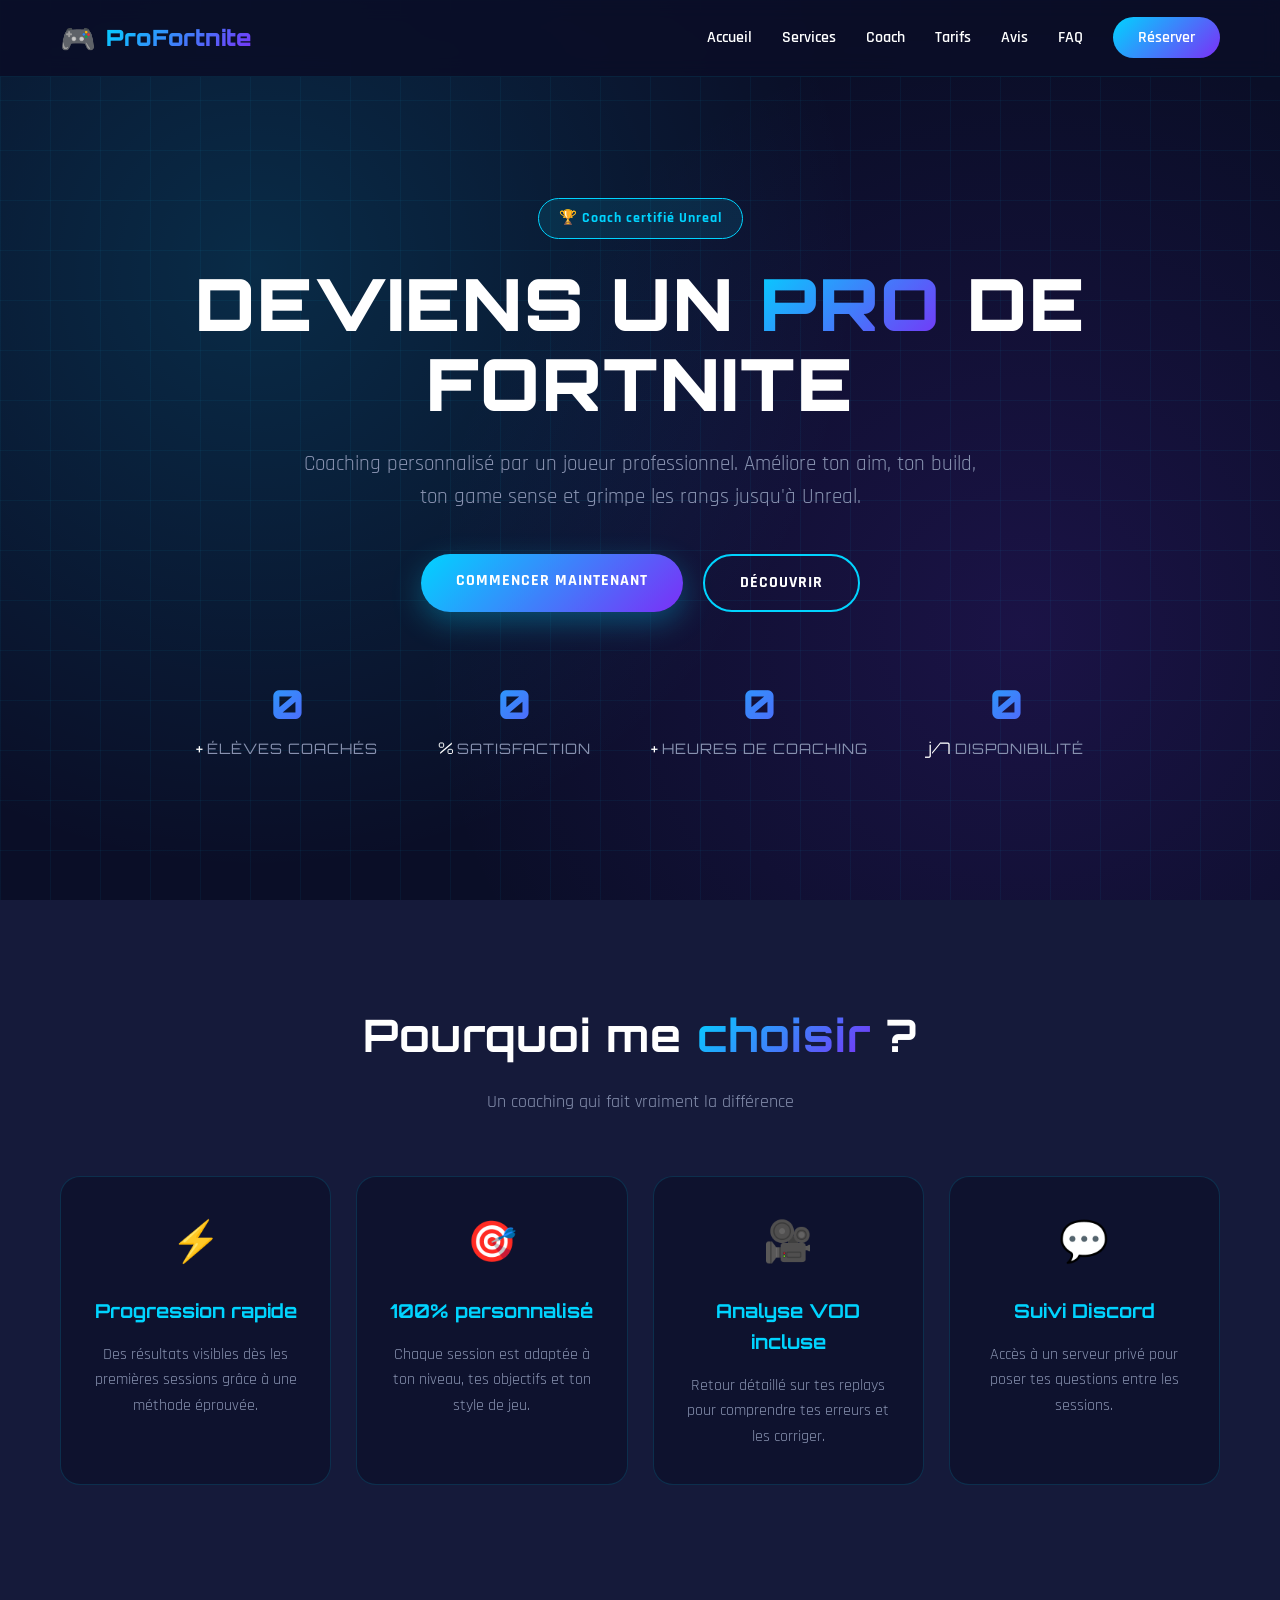
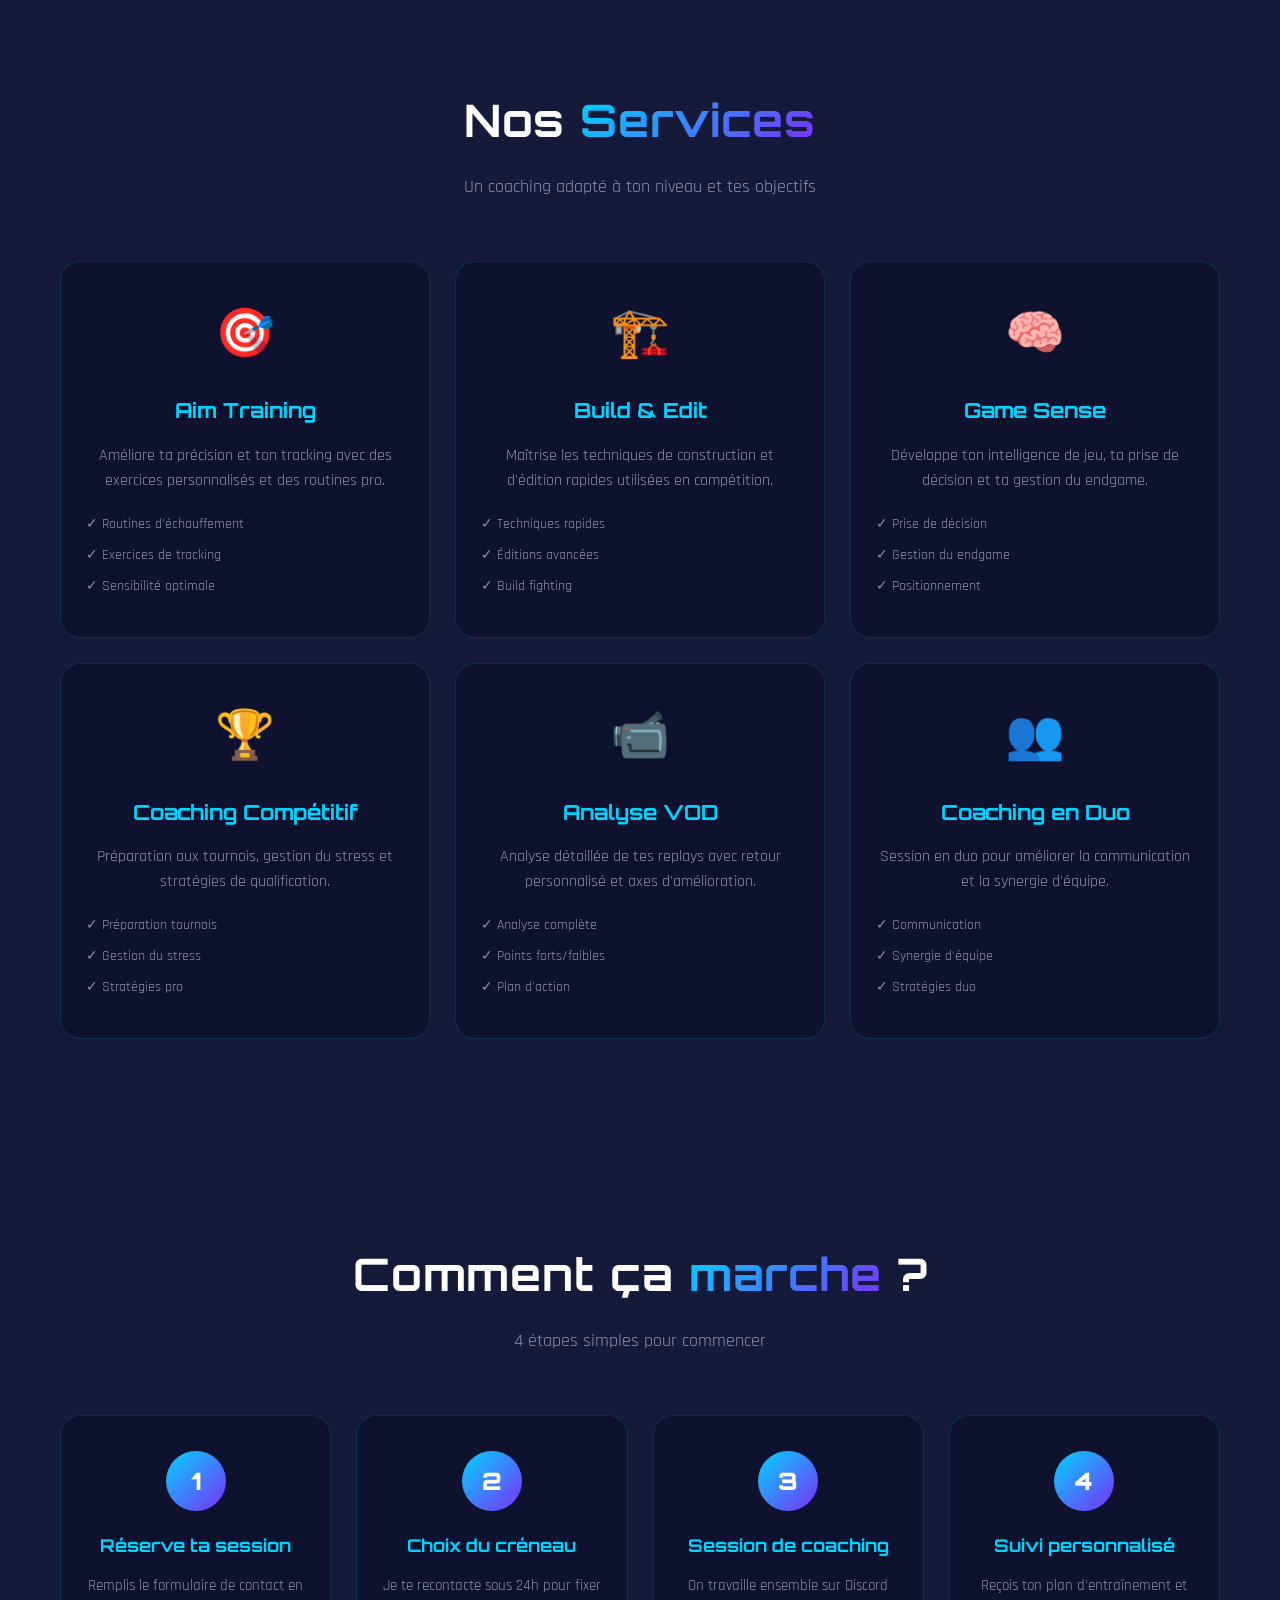
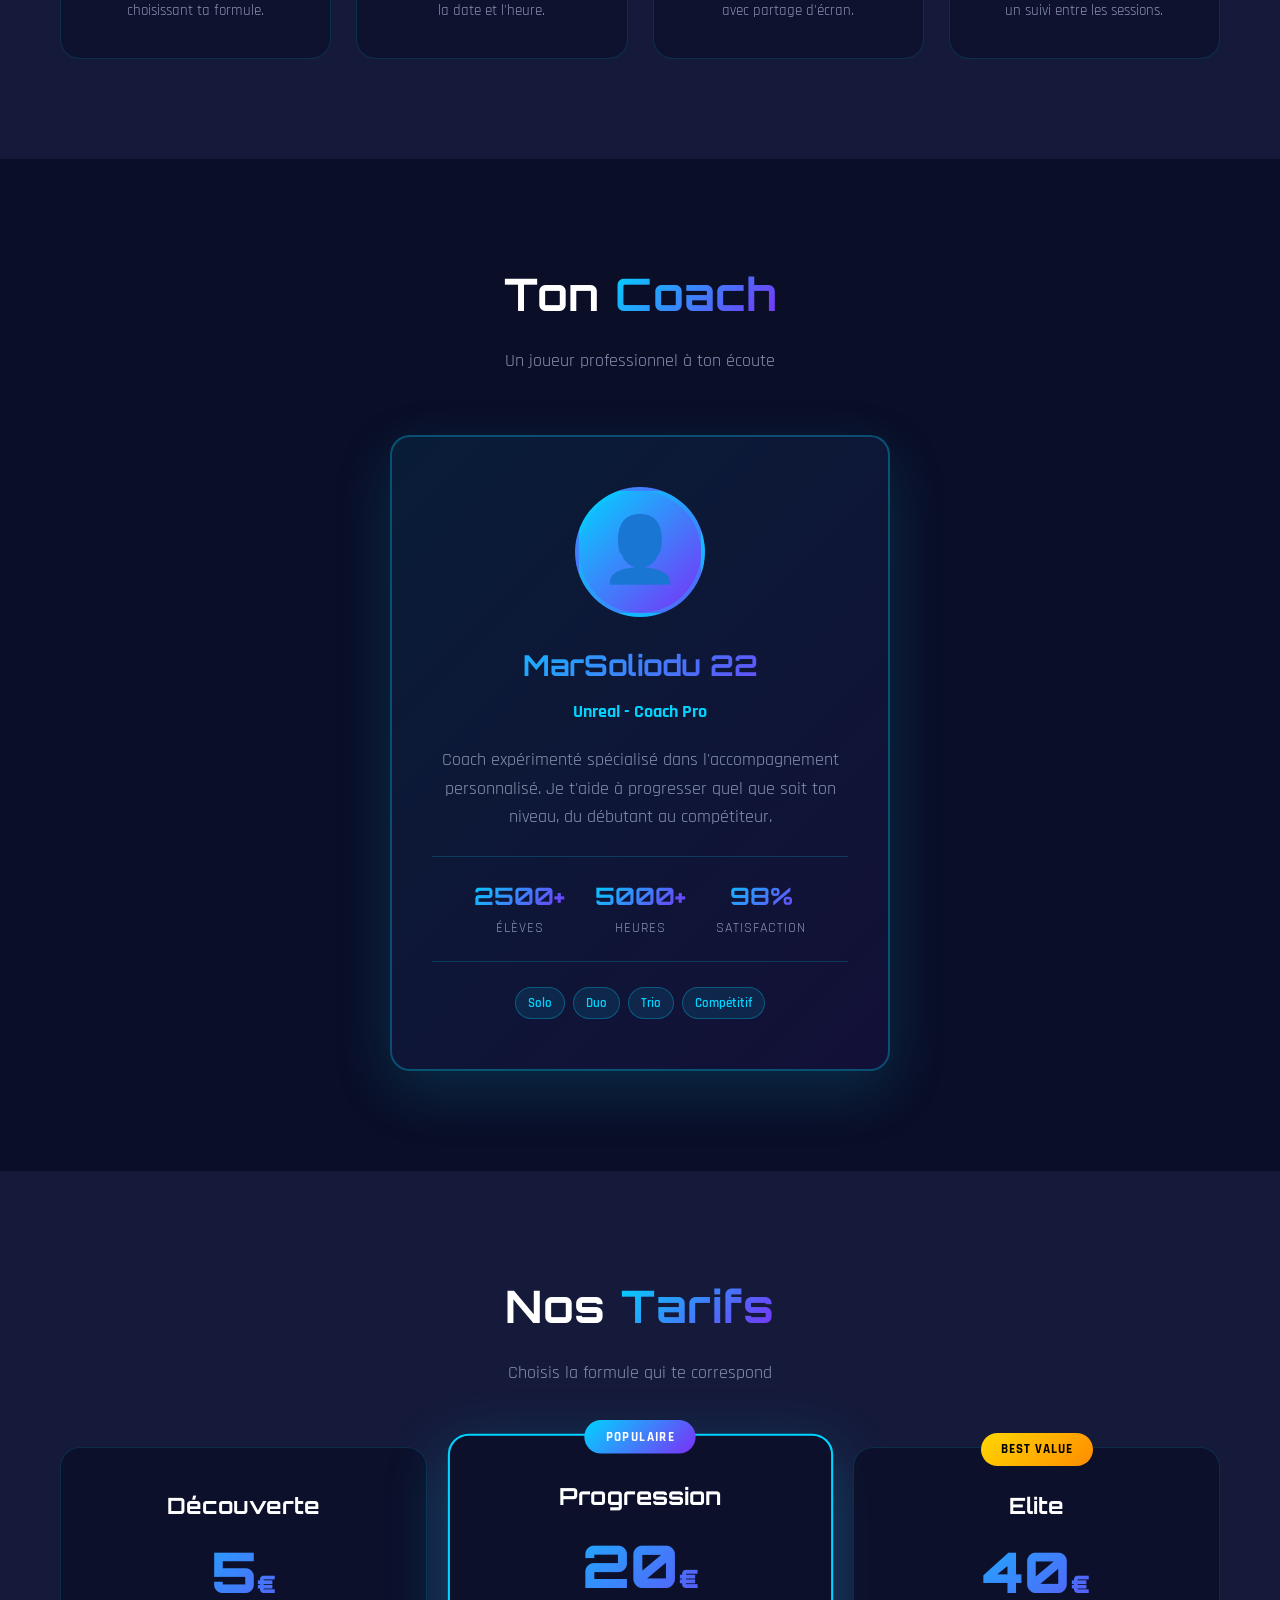
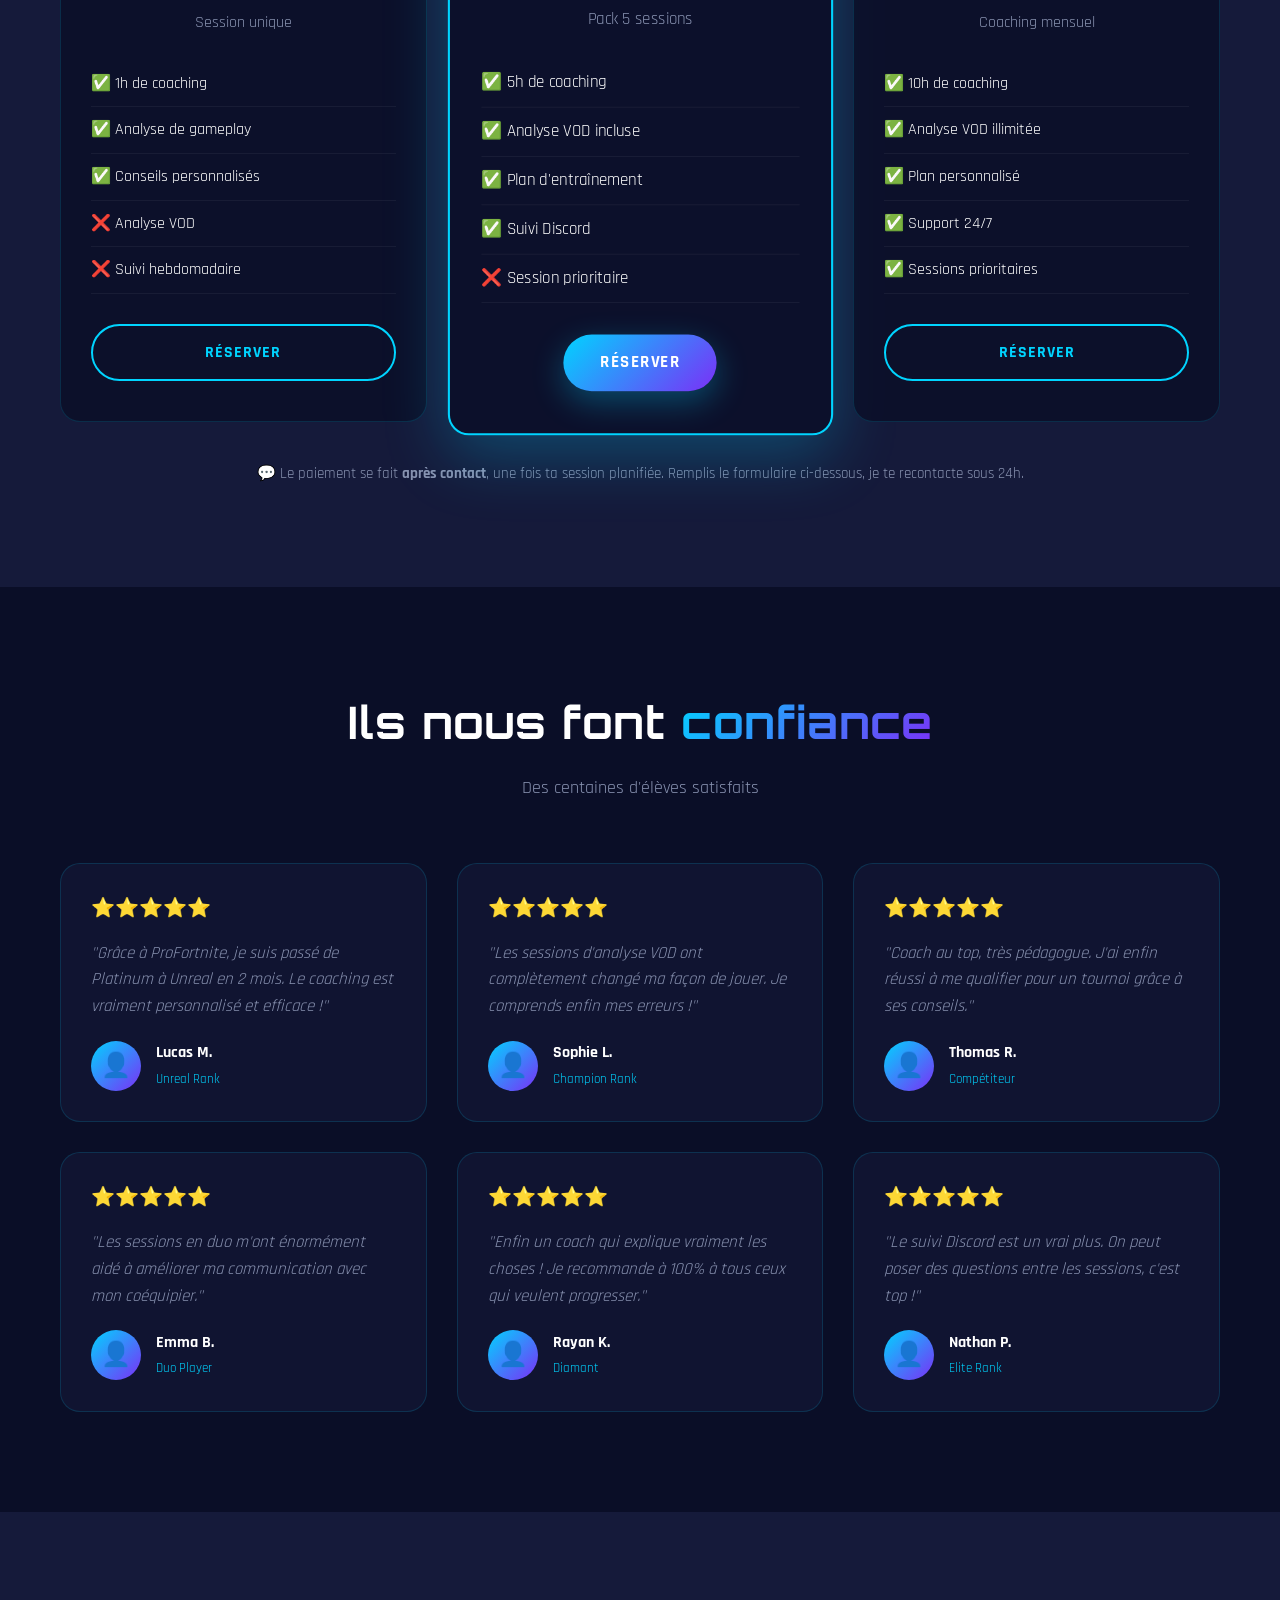
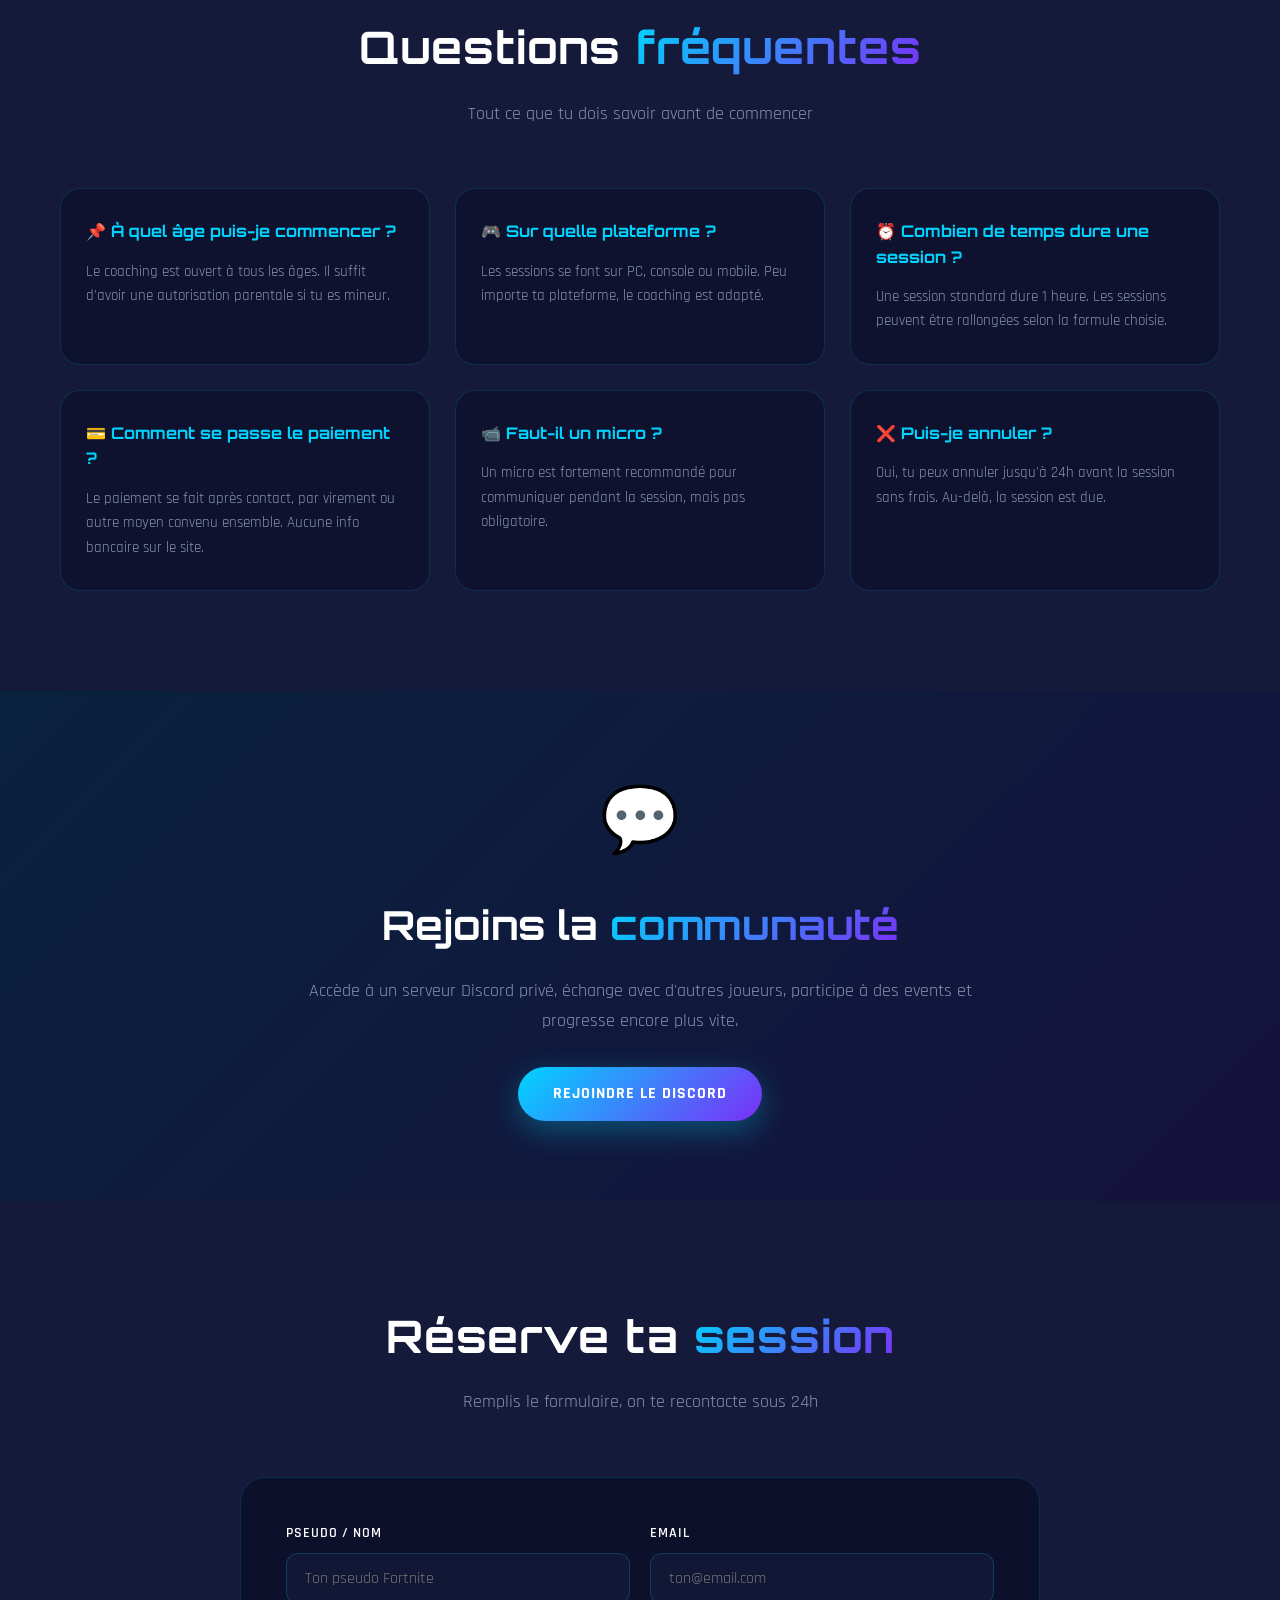
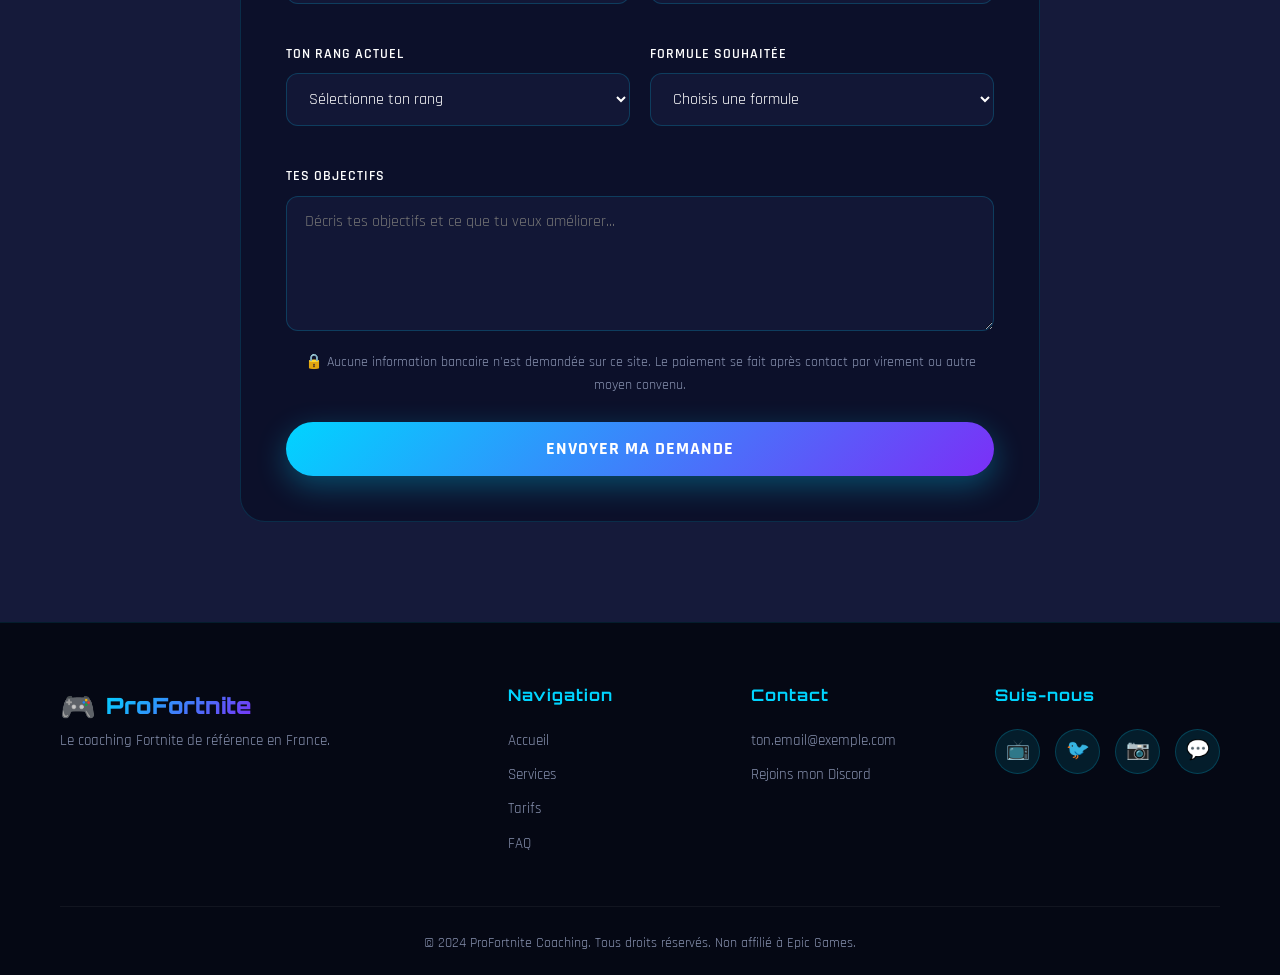
<file: index.html>
<!DOCTYPE html>
<html lang="fr">
<head>
    <meta charset="UTF-8">
    <meta name="viewport" content="width=device-width, initial-scale=1.0">
    <meta name="description" content="Coaching Fortnite professionnel par MarSoliodu 22. Progresse en aim, build, game sense et compétitif. Sessions à partir de 5€.">
    <title>ProFortnite Coaching - Devenez un Pro de Fortnite</title>
    <link rel="stylesheet" href="style.css">
    <link href="https://fonts.googleapis.com/css2?family=Orbitron:wght@400;700;900&family=Rajdhani:wght@400;600;700&display=swap" rel="stylesheet">
</head>
<body>
    <!-- Navigation -->
    <nav class="navbar">
        <div class="nav-container">
            <div class="logo">
                <span class="logo-icon">🎮</span>
                <span class="logo-text">ProFortnite</span>
            </div>
            <ul class="nav-links">
                <li><a href="#accueil">Accueil</a></li>
                <li><a href="#services">Services</a></li>
                <li><a href="#coachs">Coach</a></li>
                <li><a href="#tarifs">Tarifs</a></li>
                <li><a href="#temoignages">Avis</a></li>
                <li><a href="#faq">FAQ</a></li>
                <li><a href="#contact" class="btn-nav">Réserver</a></li>
            </ul>
            <div class="burger">
                <span></span><span></span><span></span>
            </div>
        </div>
    </nav>

    <!-- Hero Section -->
    <section id="accueil" class="hero">
        <div class="hero-bg"></div>
        <div class="hero-content">
            <div class="hero-badge">🏆 Coach certifié Unreal</div>
            <h1 class="hero-title">
                DEVIENS UN <span class="gradient-text">PRO</span> DE FORTNITE
            </h1>
            <p class="hero-subtitle">
                Coaching personnalisé par un joueur professionnel. Améliore ton aim, ton build, 
                ton game sense et grimpe les rangs jusqu'à Unreal.
            </p>
            <div class="hero-buttons">
                <a href="#tarifs" class="btn btn-primary">Commencer maintenant</a>
                <a href="#services" class="btn btn-secondary">Découvrir</a>
            </div>
            <div class="hero-stats">
                <div class="stat">
                    <span class="stat-number" data-target="2500">0</span>+
                    <span class="stat-label">Élèves coachés</span>
                </div>
                <div class="stat">
                    <span class="stat-number" data-target="98">0</span>%
                    <span class="stat-label">Satisfaction</span>
                </div>
                <div class="stat">
                    <span class="stat-number" data-target="5000">0</span>+
                    <span class="stat-label">Heures de coaching</span>
                </div>
                <div class="stat">
                    <span class="stat-number" data-target="7">0</span>j/7
                    <span class="stat-label">Disponibilité</span>
                </div>
            </div>
        </div>
    </section>

    <!-- Pourquoi nous choisir -->
    <section id="avantages" class="avantages">
        <div class="container">
            <h2 class="section-title">Pourquoi me <span class="gradient-text">choisir</span> ?</h2>
            <p class="section-subtitle">Un coaching qui fait vraiment la différence</p>
            
            <div class="avantages-grid">
                <div class="avantage-card">
                    <div class="avantage-icon">⚡</div>
                    <h3>Progression rapide</h3>
                    <p>Des résultats visibles dès les premières sessions grâce à une méthode éprouvée.</p>
                </div>
                <div class="avantage-card">
                    <div class="avantage-icon">🎯</div>
                    <h3>100% personnalisé</h3>
                    <p>Chaque session est adaptée à ton niveau, tes objectifs et ton style de jeu.</p>
                </div>
                <div class="avantage-card">
                    <div class="avantage-icon">🎥</div>
                    <h3>Analyse VOD incluse</h3>
                    <p>Retour détaillé sur tes replays pour comprendre tes erreurs et les corriger.</p>
                </div>
                <div class="avantage-card">
                    <div class="avantage-icon">💬</div>
                    <h3>Suivi Discord</h3>
                    <p>Accès à un serveur privé pour poser tes questions entre les sessions.</p>
                </div>
            </div>
        </div>
    </section>

    <!-- Services -->
    <section id="services" class="services">
        <div class="container">
            <h2 class="section-title">Nos <span class="gradient-text">Services</span></h2>
            <p class="section-subtitle">Un coaching adapté à ton niveau et tes objectifs</p>
            
            <div class="services-grid">
                <div class="service-card">
                    <div class="service-icon">🎯</div>
                    <h3>Aim Training</h3>
                    <p>Améliore ta précision et ton tracking avec des exercices personnalisés et des routines pro.</p>
                    <ul class="service-details">
                        <li>✓ Routines d'échauffement</li>
                        <li>✓ Exercices de tracking</li>
                        <li>✓ Sensibilité optimale</li>
                    </ul>
                </div>
                <div class="service-card">
                    <div class="service-icon">🏗️</div>
                    <h3>Build & Edit</h3>
                    <p>Maîtrise les techniques de construction et d'édition rapides utilisées en compétition.</p>
                    <ul class="service-details">
                        <li>✓ Techniques rapides</li>
                        <li>✓ Éditions avancées</li>
                        <li>✓ Build fighting</li>
                    </ul>
                </div>
                <div class="service-card">
                    <div class="service-icon">🧠</div>
                    <h3>Game Sense</h3>
                    <p>Développe ton intelligence de jeu, ta prise de décision et ta gestion du endgame.</p>
                    <ul class="service-details">
                        <li>✓ Prise de décision</li>
                        <li>✓ Gestion du endgame</li>
                        <li>✓ Positionnement</li>
                    </ul>
                </div>
                <div class="service-card">
                    <div class="service-icon">🏆</div>
                    <h3>Coaching Compétitif</h3>
                    <p>Préparation aux tournois, gestion du stress et stratégies de qualification.</p>
                    <ul class="service-details">
                        <li>✓ Préparation tournois</li>
                        <li>✓ Gestion du stress</li>
                        <li>✓ Stratégies pro</li>
                    </ul>
                </div>
                <div class="service-card">
                    <div class="service-icon">📹</div>
                    <h3>Analyse VOD</h3>
                    <p>Analyse détaillée de tes replays avec retour personnalisé et axes d'amélioration.</p>
                    <ul class="service-details">
                        <li>✓ Analyse complète</li>
                        <li>✓ Points forts/faibles</li>
                        <li>✓ Plan d'action</li>
                    </ul>
                </div>
                <div class="service-card">
                    <div class="service-icon">👥</div>
                    <h3>Coaching en Duo</h3>
                    <p>Session en duo pour améliorer la communication et la synergie d'équipe.</p>
                    <ul class="service-details">
                        <li>✓ Communication</li>
                        <li>✓ Synergie d'équipe</li>
                        <li>✓ Stratégies duo</li>
                    </ul>
                </div>
            </div>
        </div>
    </section>

    <!-- Comment ça marche -->
    <section id="processus" class="processus">
        <div class="container">
            <h2 class="section-title">Comment ça <span class="gradient-text">marche</span> ?</h2>
            <p class="section-subtitle">4 étapes simples pour commencer</p>
            
            <div class="processus-grid">
                <div class="processus-card">
                    <div class="processus-number">1</div>
                    <h3>Réserve ta session</h3>
                    <p>Remplis le formulaire de contact en choisissant ta formule.</p>
                </div>
                <div class="processus-card">
                    <div class="processus-number">2</div>
                    <h3>Choix du créneau</h3>
                    <p>Je te recontacte sous 24h pour fixer la date et l'heure.</p>
                </div>
                <div class="processus-card">
                    <div class="processus-number">3</div>
                    <h3>Session de coaching</h3>
                    <p>On travaille ensemble sur Discord avec partage d'écran.</p>
                </div>
                <div class="processus-card">
                    <div class="processus-number">4</div>
                    <h3>Suivi personnalisé</h3>
                    <p>Reçois ton plan d'entraînement et un suivi entre les sessions.</p>
                </div>
            </div>
        </div>
    </section>

    <!-- Coach -->
    <section id="coachs" class="coachs">
        <div class="container">
            <h2 class="section-title">Ton <span class="gradient-text">Coach</span></h2>
            <p class="section-subtitle">Un joueur professionnel à ton écoute</p>
            
            <div class="coach-solo">
                <div class="coach-card coach-featured">
                    <div class="coach-avatar">👤</div>
                    <h3>MarSoliodu 22</h3>
                    <p class="coach-rank">Unreal - Coach Pro</p>
                    <p class="coach-desc">
                        Coach expérimenté spécialisé dans l'accompagnement personnalisé. 
                        Je t'aide à progresser quel que soit ton niveau, du débutant au compétiteur.
                    </p>
                    <div class="coach-stats">
                        <div class="coach-stat">
                            <strong>2500+</strong>
                            <span>Élèves</span>
                        </div>
                        <div class="coach-stat">
                            <strong>5000+</strong>
                            <span>Heures</span>
                        </div>
                        <div class="coach-stat">
                            <strong>98%</strong>
                            <span>Satisfaction</span>
                        </div>
                    </div>
                    <div class="coach-tags">
                        <span>Solo</span><span>Duo</span><span>Trio</span><span>Compétitif</span>
                    </div>
                </div>
            </div>
        </div>
    </section>

    <!-- Tarifs -->
    <section id="tarifs" class="tarifs">
        <div class="container">
            <h2 class="section-title">Nos <span class="gradient-text">Tarifs</span></h2>
            <p class="section-subtitle">Choisis la formule qui te correspond</p>
            
            <div class="pricing-grid">
                <div class="pricing-card">
                    <h3>Découverte</h3>
                    <div class="price">5<span>€</span></div>
                    <p class="price-desc">Session unique</p>
                    <ul class="features">
                        <li>✅ 1h de coaching</li>
                        <li>✅ Analyse de gameplay</li>
                        <li>✅ Conseils personnalisés</li>
                        <li>❌ Analyse VOD</li>
                        <li>❌ Suivi hebdomadaire</li>
                    </ul>
                    <a href="#contact" class="btn btn-outline">Réserver</a>
                </div>
                
                <div class="pricing-card featured">
                    <div class="badge">POPULAIRE</div>
                    <h3>Progression</h3>
                    <div class="price">20<span>€</span></div>
                    <p class="price-desc">Pack 5 sessions</p>
                    <ul class="features">
                        <li>✅ 5h de coaching</li>
                        <li>✅ Analyse VOD incluse</li>
                        <li>✅ Plan d'entraînement</li>
                        <li>✅ Suivi Discord</li>
                        <li>❌ Session prioritaire</li>
                    </ul>
                    <a href="#contact" class="btn btn-primary">Réserver</a>
                </div>
                
                <div class="pricing-card">
                    <div class="badge badge-elite">BEST VALUE</div>
                    <h3>Elite</h3>
                    <div class="price">40<span>€</span></div>
                    <p class="price-desc">Coaching mensuel</p>
                    <ul class="features">
                        <li>✅ 10h de coaching</li>
                        <li>✅ Analyse VOD illimitée</li>
                        <li>✅ Plan personnalisé</li>
                        <li>✅ Support 24/7</li>
                        <li>✅ Sessions prioritaires</li>
                    </ul>
                    <a href="#contact" class="btn btn-outline">Réserver</a>
                </div>
            </div>

            <p style="text-align:center; color: var(--gray); margin-top: 40px; font-size: 0.95rem;">
                💬 Le paiement se fait <strong>après contact</strong>, une fois ta session planifiée. 
                Remplis le formulaire ci-dessous, je te recontacte sous 24h.
            </p>
        </div>
    </section>

    <!-- Témoignages -->
    <section id="temoignages" class="temoignages">
        <div class="container">
            <h2 class="section-title">Ils nous font <span class="gradient-text">confiance</span></h2>
            <p class="section-subtitle">Des centaines d'élèves satisfaits</p>
            
            <div class="testimonials-grid">
                <div class="testimonial-card">
                    <div class="stars">⭐⭐⭐⭐⭐</div>
                    <p>"Grâce à ProFortnite, je suis passé de Platinum à Unreal en 2 mois. Le coaching est vraiment personnalisé et efficace !"</p>
                    <div class="author">
                        <span class="avatar">👤</span>
                        <div>
                            <strong>Lucas M.</strong>
                            <small>Unreal Rank</small>
                        </div>
                    </div>
                </div>
                <div class="testimonial-card">
                    <div class="stars">⭐⭐⭐⭐⭐</div>
                    <p>"Les sessions d'analyse VOD ont complètement changé ma façon de jouer. Je comprends enfin mes erreurs !"</p>
                    <div class="author">
                        <span class="avatar">👤</span>
                        <div>
                            <strong>Sophie L.</strong>
                            <small>Champion Rank</small>
                        </div>
                    </div>
                </div>
                <div class="testimonial-card">
                    <div class="stars">⭐⭐⭐⭐⭐</div>
                    <p>"Coach au top, très pédagogue. J'ai enfin réussi à me qualifier pour un tournoi grâce à ses conseils."</p>
                    <div class="author">
                        <span class="avatar">👤</span>
                        <div>
                            <strong>Thomas R.</strong>
                            <small>Compétiteur</small>
                        </div>
                    </div>
                </div>
                <div class="testimonial-card">
                    <div class="stars">⭐⭐⭐⭐⭐</div>
                    <p>"Les sessions en duo m'ont énormément aidé à améliorer ma communication avec mon coéquipier."</p>
                    <div class="author">
                        <span class="avatar">👤</span>
                        <div>
                            <strong>Emma B.</strong>
                            <small>Duo Player</small>
                        </div>
                    </div>
                </div>
                <div class="testimonial-card">
                    <div class="stars">⭐⭐⭐⭐⭐</div>
                    <p>"Enfin un coach qui explique vraiment les choses ! Je recommande à 100% à tous ceux qui veulent progresser."</p>
                    <div class="author">
                        <span class="avatar">👤</span>
                        <div>
                            <strong>Rayan K.</strong>
                            <small>Diamant</small>
                        </div>
                    </div>
                </div>
                <div class="testimonial-card">
                    <div class="stars">⭐⭐⭐⭐⭐</div>
                    <p>"Le suivi Discord est un vrai plus. On peut poser des questions entre les sessions, c'est top !"</p>
                    <div class="author">
                        <span class="avatar">👤</span>
                        <div>
                            <strong>Nathan P.</strong>
                            <small>Elite Rank</small>
                        </div>
                    </div>
                </div>
            </div>
        </div>
    </section>

    <!-- FAQ -->
    <section id="faq" class="faq">
        <div class="container">
            <h2 class="section-title">Questions <span class="gradient-text">fréquentes</span></h2>
            <p class="section-subtitle">Tout ce que tu dois savoir avant de commencer</p>
            
            <div class="faq-grid">
                <div class="faq-item">
                    <h3>📌 À quel âge puis-je commencer ?</h3>
                    <p>Le coaching est ouvert à tous les âges. Il suffit d'avoir une autorisation parentale si tu es mineur.</p>
                </div>
                <div class="faq-item">
                    <h3>🎮 Sur quelle plateforme ?</h3>
                    <p>Les sessions se font sur PC, console ou mobile. Peu importe ta plateforme, le coaching est adapté.</p>
                </div>
                <div class="faq-item">
                    <h3>⏰ Combien de temps dure une session ?</h3>
                    <p>Une session standard dure 1 heure. Les sessions peuvent être rallongées selon la formule choisie.</p>
                </div>
                <div class="faq-item">
                    <h3>💳 Comment se passe le paiement ?</h3>
                    <p>Le paiement se fait après contact, par virement ou autre moyen convenu ensemble. Aucune info bancaire sur le site.</p>
                </div>
                <div class="faq-item">
                    <h3>📹 Faut-il un micro ?</h3>
                    <p>Un micro est fortement recommandé pour communiquer pendant la session, mais pas obligatoire.</p>
                </div>
                <div class="faq-item">
                    <h3>❌ Puis-je annuler ?</h3>
                    <p>Oui, tu peux annuler jusqu'à 24h avant la session sans frais. Au-delà, la session est due.</p>
                </div>
            </div>
        </div>
    </section>

    <!-- Discord -->
    <section id="discord" class="discord-section">
        <div class="container">
            <div class="discord-content">
                <div class="discord-icon">💬</div>
                <h2>Rejoins la <span class="gradient-text">communauté</span></h2>
                <p>Accède à un serveur Discord privé, échange avec d'autres joueurs, participe à des events et progresse encore plus vite.</p>
                <a href="#" class="btn btn-primary" target="_blank">Rejoindre le Discord</a>
            </div>
        </div>
    </section>

    <!-- Contact -->
    <section id="contact" class="contact">
        <div class="container">
            <h2 class="section-title">Réserve ta <span class="gradient-text">session</span></h2>
            <p class="section-subtitle">Remplis le formulaire, on te recontacte sous 24h</p>

            <form class="contact-form" 
                  id="contactForm" 
                  action="https://api.web3forms.com/submit" 
                  method="POST">

                <input type="hidden" name="access_key" value="0d8b3dc2-289b-494a-8b63-340411bfdd48">
                <input type="hidden" name="redirect" value="merci.html">
                <input type="hidden" name="subject" value="🎮 Nouvelle demande de coaching Fortnite">
                <input type="checkbox" name="botcheck" class="hidden" style="display: none;">

                <div class="form-row">
                    <div class="form-group">
                        <label for="name">Pseudo / Nom</label>
                        <input type="text" id="name" name="name" required placeholder="Ton pseudo Fortnite">
                    </div>
                    <div class="form-group">
                        <label for="email">Email</label>
                        <input type="email" id="email" name="email" required placeholder="ton@email.com">
                    </div>
                </div>

                <div class="form-row">
                    <div class="form-group">
                        <label for="rank">Ton rang actuel</label>
                        <select id="rank" name="rank" required>
                            <option value="">Sélectionne ton rang</option>
                            <option>Bronze</option>
                            <option>Argent</option>
                            <option>Or</option>
                            <option>Platine</option>
                            <option>Diamant</option>
                            <option>Elite</option>
                            <option>Champion</option>
                            <option>Unreal</option>
                        </select>
                    </div>
                    <div class="form-group">
                        <label for="formule">Formule souhaitée</label>
                        <select id="formule" name="formule" required>
                            <option value="">Choisis une formule</option>
                            <option>Découverte - 5€</option>
                            <option>Progression - 20€</option>
                            <option>Elite - 40€</option>
                        </select>
                    </div>
                </div>

                <div class="form-group">
                    <label for="message">Tes objectifs</label>
                    <textarea id="message" name="message" rows="5" placeholder="Décris tes objectifs et ce que tu veux améliorer..."></textarea>
                </div>

                <p style="text-align:center; color: var(--gray); font-size: 0.9rem; margin-bottom: 15px;">
                    🔒 Aucune information bancaire n'est demandée sur ce site. 
                    Le paiement se fait après contact par virement ou autre moyen convenu.
                </p>

                <button type="submit" class="btn btn-primary btn-large">Envoyer ma demande</button>
            </form>
        </div>
    </section>

    <!-- Footer -->
    <footer class="footer">
        <div class="container">
            <div class="footer-grid">
                <div>
                    <div class="logo">
                        <span class="logo-icon">🎮</span>
                        <span class="logo-text">ProFortnite</span>
                    </div>
                    <p>Le coaching Fortnite de référence en France.</p>
                </div>
                <div>
                    <h4>Navigation</h4>
                    <ul>
                        <li><a href="#accueil">Accueil</a></li>
                        <li><a href="#services">Services</a></li>
                        <li><a href="#tarifs">Tarifs</a></li>
                        <li><a href="#faq">FAQ</a></li>
                    </ul>
                </div>
                <div>
    <h4>Contact</h4>
    <ul>
        <li><a href="marzyro222@gmail.com">ton.email@exemple.com</a></li>
        <li><a href="https://discord.gg/kVaWFT4jd" target="_blank">Rejoins mon Discord</a></li>
    </ul>
</div>
                <div>
                    <h4>Suis-nous</h4>
                    <div class="socials">
                        <a href="#">📺</a>
                        <a href="#">🐦</a>
                        <a href="#">📷</a>
                        <a href="#">💬</a>
                    </div>
                </div>
            </div>
            <div class="footer-bottom">
                <p>© 2024 ProFortnite Coaching. Tous droits réservés. Non affilié à Epic Games.</p>
            </div>
        </div>
    </footer>

    <!-- Bouton retour en haut -->
    <button id="backToTop" class="back-to-top" title="Retour en haut">↑</button>

    <script src="script.js"></script>
</body>
</html>
</file>
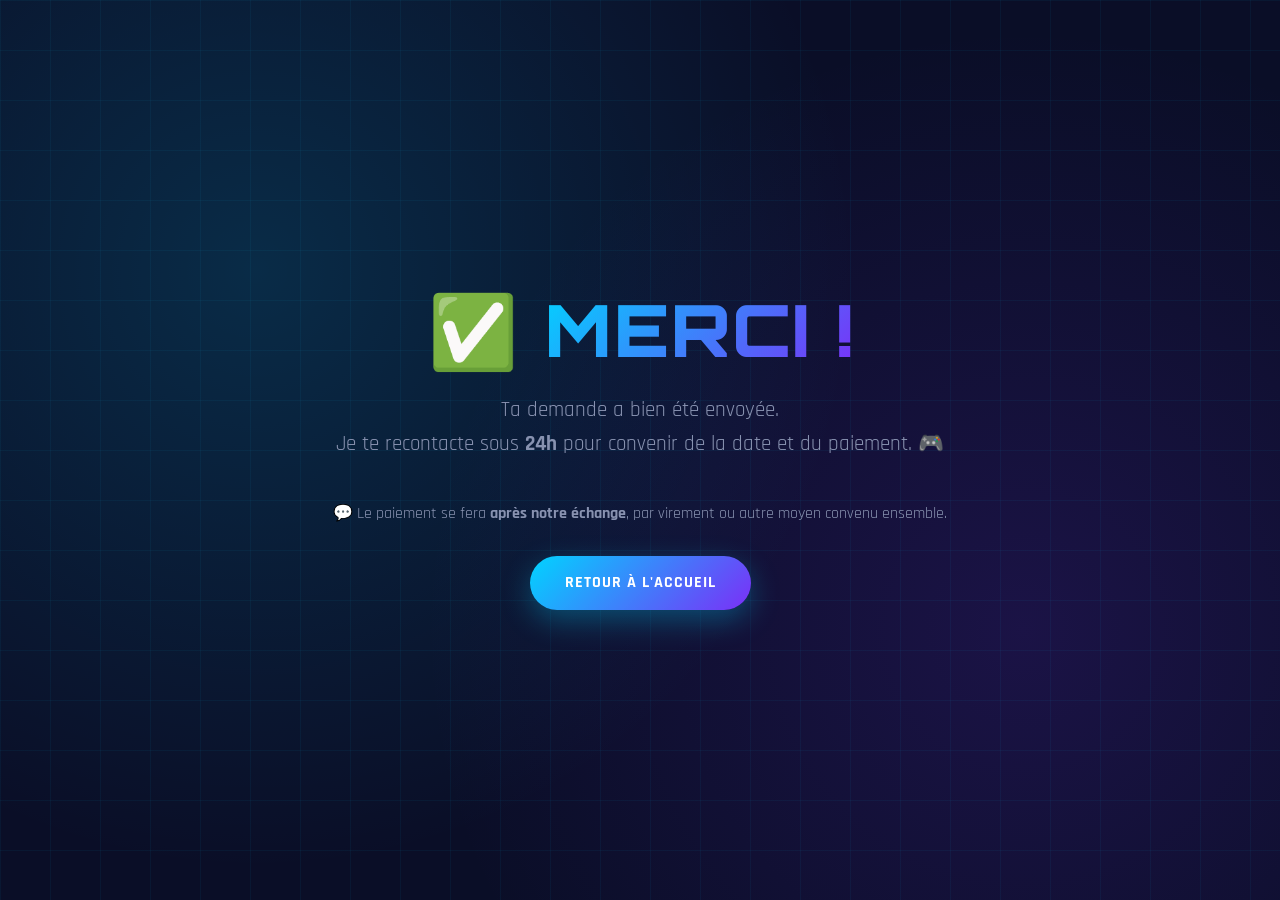
<file: merci.html>
<!DOCTYPE html>
<html lang="fr">
<head>
    <meta charset="UTF-8">
    <title>Merci ! - ProFortnite Coaching</title>
    <link rel="stylesheet" href="style.css">
    <link href="https://fonts.googleapis.com/css2?family=Orbitron:wght@400;700;900&family=Rajdhani:wght@400;600;700&display=swap" rel="stylesheet">
</head>
<body>
    <section class="hero" style="min-height: 100vh; display: flex; align-items: center; justify-content: center;">
        <div class="hero-bg"></div>
        <div class="hero-content" style="text-align: center; max-width: 700px;">
            <h1 class="hero-title">✅ <span class="gradient-text">MERCI !</span></h1>
            <p class="hero-subtitle">
                Ta demande a bien été envoyée.<br>
                Je te recontacte sous <strong>24h</strong> pour convenir de la date et du paiement. 🎮
            </p>
            <p style="color: var(--gray); font-size: 1rem; margin-top: 20px;">
                💬 Le paiement se fera <strong>après notre échange</strong>, par virement ou autre moyen convenu ensemble.
            </p>
            <div class="hero-buttons" style="margin-top: 30px;">
                <a href="index.html" class="btn btn-primary">Retour à l'accueil</a>
            </div>
        </div>
    </section>
</body>
</html>
</file>
<file: style.css>
/* Reset & Base */
* {
    margin: 0;
    padding: 0;
    box-sizing: border-box;
}

:root {
    --primary: #00d4ff;
    --secondary: #7b2ff7;
    --dark: #0a0e27;
    --dark-2: #151a3a;
    --light: #ffffff;
    --gray: #8892b0;
    --gradient: linear-gradient(135deg, #00d4ff 0%, #7b2ff7 100%);
}

html {
    scroll-behavior: smooth;
}

body {
    font-family: 'Rajdhani', sans-serif;
    background: var(--dark);
    color: var(--light);
    overflow-x: hidden;
    line-height: 1.6;
}

.container {
    max-width: 1200px;
    margin: 0 auto;
    padding: 0 20px;
}

/* Navbar */
.navbar {
    position: fixed;
    top: 0;
    width: 100%;
    background: rgba(10, 14, 39, 0.9);
    backdrop-filter: blur(10px);
    z-index: 1000;
    border-bottom: 1px solid rgba(0, 212, 255, 0.1);
}

.nav-container {
    max-width: 1200px;
    margin: 0 auto;
    padding: 15px 20px;
    display: flex;
    justify-content: space-between;
    align-items: center;
}

.logo {
    display: flex;
    align-items: center;
    gap: 10px;
    font-family: 'Orbitron', sans-serif;
    font-weight: 900;
    font-size: 1.4rem;
}

.logo-icon {
    font-size: 1.8rem;
}

.logo-text {
    background: var(--gradient);
    -webkit-background-clip: text;
    -webkit-text-fill-color: transparent;
    background-clip: text;
}

.nav-links {
    display: flex;
    list-style: none;
    gap: 30px;
    align-items: center;
}

.nav-links a {
    color: var(--light);
    text-decoration: none;
    font-weight: 600;
    font-size: 1rem;
    transition: color 0.3s;
    position: relative;
}

.nav-links a:hover {
    color: var(--primary);
}

.nav-links a::after {
    content: '';
    position: absolute;
    bottom: -5px;
    left: 0;
    width: 0;
    height: 2px;
    background: var(--gradient);
    transition: width 0.3s;
}

.nav-links a:hover::after {
    width: 100%;
}

.btn-nav {
    background: var(--gradient);
    padding: 10px 25px !important;
    border-radius: 50px;
    color: white !important;
}

.btn-nav::after {
    display: none;
}

.burger {
    display: none;
    flex-direction: column;
    gap: 5px;
    cursor: pointer;
}

.burger span {
    width: 25px;
    height: 3px;
    background: var(--primary);
    border-radius: 3px;
    transition: 0.3s;
}

/* Hero */
.hero {
    min-height: 100vh;
    display: flex;
    align-items: center;
    justify-content: center;
    position: relative;
    padding: 120px 20px 60px;
    overflow: hidden;
}

.hero-bg {
    position: absolute;
    inset: 0;
    background: 
        radial-gradient(circle at 20% 30%, rgba(0, 212, 255, 0.15) 0%, transparent 50%),
        radial-gradient(circle at 80% 70%, rgba(123, 47, 247, 0.15) 0%, transparent 50%);
    z-index: -1;
}

.hero-bg::before {
    content: '';
    position: absolute;
    inset: 0;
    background-image: 
        linear-gradient(rgba(0, 212, 255, 0.05) 1px, transparent 1px),
        linear-gradient(90deg, rgba(0, 212, 255, 0.05) 1px, transparent 1px);
    background-size: 50px 50px;
    animation: gridMove 20s linear infinite;
}

@keyframes gridMove {
    0% { background-position: 0 0; }
    100% { background-position: 50px 50px; }
}

.hero-content {
    text-align: center;
    max-width: 900px;
    position: relative;
    z-index: 1;
}

.hero-title {
    font-family: 'Orbitron', sans-serif;
    font-size: clamp(2rem, 6vw, 4.5rem);
    font-weight: 900;
    line-height: 1.1;
    margin-bottom: 25px;
    letter-spacing: 2px;
    animation: fadeInUp 1s ease;
}

.gradient-text {
    background: var(--gradient);
    -webkit-background-clip: text;
    -webkit-text-fill-color: transparent;
    background-clip: text;
}

.hero-subtitle {
    font-size: clamp(1rem, 2vw, 1.3rem);
    color: var(--gray);
    margin-bottom: 40px;
    max-width: 700px;
    margin-left: auto;
    margin-right: auto;
    animation: fadeInUp 1s ease 0.2s backwards;
}

.hero-buttons {
    display: flex;
    gap: 20px;
    justify-content: center;
    flex-wrap: wrap;
    margin-bottom: 60px;
    animation: fadeInUp 1s ease 0.4s backwards;
}

.btn {
    display: inline-block;
    padding: 14px 35px;
    border-radius: 50px;
    text-decoration: none;
    font-weight: 700;
    font-size: 1rem;
    transition: all 0.3s;
    cursor: pointer;
    border: none;
    font-family: 'Rajdhani', sans-serif;
    letter-spacing: 1px;
    text-transform: uppercase;
}

.btn-primary {
    background: var(--gradient);
    color: white;
    box-shadow: 0 10px 30px rgba(0, 212, 255, 0.3);
}

.btn-primary:hover {
    transform: translateY(-3px);
    box-shadow: 0 15px 40px rgba(0, 212, 255, 0.5);
}

.btn-secondary {
    background: transparent;
    color: var(--light);
    border: 2px solid var(--primary);
}

.btn-secondary:hover {
    background: var(--primary);
    color: var(--dark);
    transform: translateY(-3px);
}

.btn-outline {
    background: transparent;
    color: var(--primary);
    border: 2px solid var(--primary);
    width: 100%;
    text-align: center;
}

.btn-outline:hover {
    background: var(--primary);
    color: var(--dark);
}

.btn-large {
    padding: 16px 50px;
    font-size: 1.1rem;
}

.hero-stats {
    display: flex;
    justify-content: center;
    gap: 60px;
    flex-wrap: wrap;
    animation: fadeInUp 1s ease 0.6s backwards;
}

.stat {
    text-align: center;
    font-family: 'Orbitron', sans-serif;
}

.stat-number {
    display: block;
    font-size: 2.5rem;
    font-weight: 900;
    background: var(--gradient);
    -webkit-background-clip: text;
    -webkit-text-fill-color: transparent;
    background-clip: text;
}

.stat-label {
    color: var(--gray);
    font-size: 0.9rem;
    text-transform: uppercase;
    letter-spacing: 1px;
}

@keyframes fadeInUp {
    from {
        opacity: 0;
        transform: translateY(30px);
    }
    to {
        opacity: 1;
        transform: translateY(0);
    }
}

/* Sections */
section {
    padding: 100px 0;
    position: relative;
}

.section-title {
    font-family: 'Orbitron', sans-serif;
    font-size: clamp(1.8rem, 4vw, 2.8rem);
    text-align: center;
    margin-bottom: 15px;
    letter-spacing: 1px;
}

.section-subtitle {
    text-align: center;
    color: var(--gray);
    font-size: 1.15rem;
    margin-bottom: 60px;
}

/* Services */
.services {
    background: var(--dark-2);
}

.services-grid {
    display: grid;
    grid-template-columns: repeat(auto-fit, minmax(280px, 1fr));
    gap: 25px;
}

.service-card {
    background: rgba(10, 14, 39, 0.6);
    border: 1px solid rgba(0, 212, 255, 0.15);
    border-radius: 20px;
    padding: 35px 25px;
    text-align: center;
    transition: all 0.3s;
    position: relative;
    overflow: hidden;
}

.service-card:hover {
    transform: translateY(-10px);
    border-color: var(--primary);
    box-shadow: 0 20px 40px rgba(0, 212, 255, 0.2);
}

.service-icon {
    font-size: 3rem;
    margin-bottom: 20px;
    display: block;
}

.service-card h3 {
    font-family: 'Orbitron', sans-serif;
    font-size: 1.3rem;
    margin-bottom: 15px;
    color: var(--primary);
}

.service-card p {
    color: var(--gray);
    font-size: 1rem;
}

/* Coach */
.coachs-grid {
    display: grid;
    grid-template-columns: repeat(auto-fit, minmax(300px, 1fr));
    gap: 30px;
}

.coach-card {
    background: rgba(21, 26, 58, 0.6);
    border: 1px solid rgba(0, 212, 255, 0.15);
    border-radius: 20px;
    padding: 35px 25px;
    text-align: center;
    transition: all 0.3s;
}

.coach-card:hover {
    transform: translateY(-10px);
    border-color: var(--primary);
    box-shadow: 0 20px 40px rgba(0, 212, 255, 0.2);
}

.coach-avatar {
    width: 100px;
    height: 100px;
    border-radius: 50%;
    background: var(--gradient);
    display: flex;
    align-items: center;
    justify-content: center;
    font-size: 3rem;
    margin: 0 auto 20px;
    border: 4px solid rgba(0, 212, 255, 0.3);
}

.coach-card h3 {
    font-family: 'Orbitron', sans-serif;
    font-size: 1.3rem;
    margin-bottom: 8px;
}

.coach-rank {
    color: var(--primary);
    font-weight: 700;
    margin-bottom: 15px;
    font-size: 0.95rem;
}

.coach-desc {
    color: var(--gray);
    margin-bottom: 20px;
    font-size: 1rem;
}

.coach-tags {
    display: flex;
    gap: 8px;
    justify-content: center;
    flex-wrap: wrap;
}

.coach-tags span {
    background: rgba(0, 212, 255, 0.1);
    color: var(--primary);
    padding: 5px 12px;
    border-radius: 20px;
    font-size: 0.8rem;
    font-weight: 600;
    border: 1px solid rgba(0, 212, 255, 0.3);
}

/* Coach Solo */
.coach-solo {
    display: flex;
    justify-content: center;
    align-items: center;
}

.coach-featured {
    max-width: 500px;
    width: 100%;
    padding: 50px 40px;
    background: linear-gradient(135deg, rgba(0, 212, 255, 0.08), rgba(123, 47, 247, 0.08));
    border: 2px solid rgba(0, 212, 255, 0.3);
    box-shadow: 0 20px 60px rgba(0, 212, 255, 0.15);
}

.coach-featured:hover {
    border-color: var(--primary);
    box-shadow: 0 30px 80px rgba(0, 212, 255, 0.3);
}

.coach-featured .coach-avatar {
    width: 130px;
    height: 130px;
    font-size: 4rem;
    margin-bottom: 25px;
}

.coach-featured h3 {
    font-size: 1.8rem;
    margin-bottom: 10px;
    background: var(--gradient);
    -webkit-background-clip: text;
    -webkit-text-fill-color: transparent;
    background-clip: text;
}

.coach-featured .coach-rank {
    font-size: 1.1rem;
    margin-bottom: 20px;
}

.coach-featured .coach-desc {
    font-size: 1.1rem;
    margin-bottom: 25px;
}

/* Tarifs */
.tarifs {
    background: var(--dark-2);
}

.pricing-grid {
    display: grid;
    grid-template-columns: repeat(auto-fit, minmax(280px, 1fr));
    gap: 30px;
    align-items: center;
}

.pricing-card {
    background: rgba(10, 14, 39, 0.8);
    border: 1px solid rgba(0, 212, 255, 0.15);
    border-radius: 20px;
    padding: 40px 30px;
    text-align: center;
    position: relative;
    transition: all 0.3s;
}

.pricing-card:hover {
    transform: translateY(-10px);
    border-color: var(--primary);
}

.pricing-card.featured {
    border: 2px solid var(--primary);
    box-shadow: 0 20px 60px rgba(0, 212, 255, 0.25);
    transform: scale(1.05);
}

.pricing-card.featured:hover {
    transform: scale(1.05) translateY(-10px);
}

.badge {
    position: absolute;
    top: -15px;
    left: 50%;
    transform: translateX(-50%);
    background: var(--gradient);
    color: white;
    padding: 6px 20px;
    border-radius: 20px;
    font-size: 0.8rem;
    font-weight: 700;
    letter-spacing: 1px;
}

.pricing-card h3 {
    font-family: 'Orbitron', sans-serif;
    font-size: 1.4rem;
    margin-bottom: 20px;
}

.price {
    font-family: 'Orbitron', sans-serif;
    font-size: 3.5rem;
    font-weight: 900;
    background: var(--gradient);
    -webkit-background-clip: text;
    -webkit-text-fill-color: transparent;
    background-clip: text;
    line-height: 1;
}

.price span {
    font-size: 1.5rem;
}

.price-desc {
    color: var(--gray);
    margin: 10px 0 25px;
}

.features {
    list-style: none;
    margin-bottom: 30px;
    text-align: left;
}

.features li {
    padding: 10px 0;
    border-bottom: 1px solid rgba(255, 255, 255, 0.05);
    color: var(--light);
}

/* Témoignages */
.testimonials-grid {
    display: grid;
    grid-template-columns: repeat(auto-fit, minmax(300px, 1fr));
    gap: 30px;
}

.testimonial-card {
    background: rgba(21, 26, 58, 0.6);
    border: 1px solid rgba(0, 212, 255, 0.15);
    border-radius: 20px;
    padding: 30px;
    transition: all 0.3s;
}

.testimonial-card:hover {
    transform: translateY(-10px);
    border-color: var(--primary);
}

.stars {
    font-size: 1.2rem;
    margin-bottom: 15px;
}

.testimonial-card p {
    color: var(--gray);
    font-style: italic;
    margin-bottom: 20px;
    font-size: 1.05rem;
}

.author {
    display: flex;
    align-items: center;
    gap: 15px;
}

.author .avatar {
    width: 50px;
    height: 50px;
    border-radius: 50%;
    background: var(--gradient);
    display: flex;
    align-items: center;
    justify-content: center;
    font-size: 1.5rem;
}

.author strong {
    display: block;
    color: var(--light);
}

.author small {
    color: var(--primary);
}

/* Contact */
.contact {
    background: var(--dark-2);
}

.contact-form {
    max-width: 800px;
    margin: 0 auto;
    background: rgba(10, 14, 39, 0.8);
    padding: 45px;
    border-radius: 25px;
    border: 1px solid rgba(0, 212, 255, 0.15);
}

.form-row {
    display: grid;
    grid-template-columns: 1fr 1fr;
    gap: 20px;
    margin-bottom: 20px;
}

.form-group {
    display: flex;
    flex-direction: column;
    margin-bottom: 20px;
}

.form-group label {
    margin-bottom: 8px;
    font-weight: 600;
    color: var(--light);
    text-transform: uppercase;
    font-size: 0.85rem;
    letter-spacing: 1px;
}

.form-group input,
.form-group select,
.form-group textarea {
    padding: 14px 18px;
    border-radius: 12px;
    border: 1px solid rgba(0, 212, 255, 0.2);
    background: rgba(21, 26, 58, 0.8);
    color: var(--light);
    font-family: 'Rajdhani', sans-serif;
    font-size: 1rem;
    transition: all 0.3s;
    outline: none;
}

.form-group input:focus,
.form-group select:focus,
.form-group textarea:focus {
    border-color: var(--primary);
    box-shadow: 0 0 0 3px rgba(0, 212, 255, 0.15);
}

.form-group textarea {
    resize: vertical;
    min-height: 120px;
}

.contact-form .btn-large {
    width: 100%;
    margin-top: 10px;
}

/* Footer */
.footer {
    background: #050814;
    padding: 60px 0 20px;
    border-top: 1px solid rgba(0, 212, 255, 0.1);
}

.footer-grid {
    display: grid;
    grid-template-columns: 2fr 1fr 1fr 1fr;
    gap: 40px;
    margin-bottom: 40px;
}

.footer-grid h4 {
    font-family: 'Orbitron', sans-serif;
    margin-bottom: 20px;
    color: var(--primary);
    font-size: 1rem;
    letter-spacing: 1px;
}

.footer-grid p,
.footer-grid li {
    color: var(--gray);
    margin-bottom: 10px;
    list-style: none;
    font-size: 0.95rem;
}

.footer-grid a {
    color: var(--gray);
    text-decoration: none;
    transition: color 0.3s;
}

.footer-grid a:hover {
    color: var(--primary);
}

.socials {
    display: flex;
    gap: 15px;
}

.socials a {
    width: 45px;
    height: 45px;
    border-radius: 50%;
    background: rgba(0, 212, 255, 0.1);
    display: flex;
    align-items: center;
    justify-content: center;
    font-size: 1.2rem;
    transition: all 0.3s;
    border: 1px solid rgba(0, 212, 255, 0.2);
}

.socials a:hover {
    background: var(--gradient);
    transform: translateY(-3px);
    border-color: transparent;
}

.footer-bottom {
    text-align: center;
    padding-top: 25px;
    border-top: 1px solid rgba(255, 255, 255, 0.05);
    color: var(--gray);
    font-size: 0.9rem;
}

/* Responsive */
@media (max-width: 968px) {
    .burger {
        display: flex;
    }

    .nav-links {
        position: fixed;
        top: 70px;
        right: -100%;
        flex-direction: column;
        background: rgba(10, 14, 39, 0.98);
        width: 280px;
        height: calc(100vh - 70px);
        padding: 40px 30px;
        gap: 25px;
        transition: right 0.4s;
        align-items: flex-start;
        border-left: 1px solid rgba(0, 212, 255, 0.2);
    }

    .nav-links.active {
        right: 0;
    }

    .footer-grid {
        grid-template-columns: 1fr 1fr;
    }
}

@media (max-width: 640px) {
    .hero-stats {
        gap: 30px;
    }

    .stat-number {
        font-size: 2rem;
    }

    .form-row {
        grid-template-columns: 1fr;
    }

    .contact-form {
        padding: 30px 20px;
    }

    .footer-grid {
        grid-template-columns: 1fr;
        text-align: center;
    }

    .socials {
        justify-content: center;
    }

    .pricing-card.featured {
        transform: scale(1);
    }

    .pricing-card.featured:hover {
        transform: translateY(-10px);
    }

    .coach-featured {
        padding: 35px 25px;
    }

    .coach-featured .coach-avatar {
        width: 100px;
        height: 100px;
        font-size: 3rem;
    }

    .coach-featured h3 {
        font-size: 1.5rem;
    }
}/* ==========================================
   NOUVELLES SECTIONS
   ========================================== */

/* Hero badge */
.hero-badge {
    display: inline-block;
    background: rgba(0, 212, 255, 0.1);
    border: 1px solid var(--primary);
    color: var(--primary);
    padding: 8px 20px;
    border-radius: 50px;
    font-size: 0.9rem;
    font-weight: 700;
    margin-bottom: 25px;
    letter-spacing: 1px;
    animation: fadeInUp 1s ease;
}

/* Section Avantages */
.avantages {
    background: var(--dark-2);
}

.avantages-grid {
    display: grid;
    grid-template-columns: repeat(auto-fit, minmax(250px, 1fr));
    gap: 25px;
}

.avantage-card {
    background: rgba(10, 14, 39, 0.6);
    border: 1px solid rgba(0, 212, 255, 0.15);
    border-radius: 20px;
    padding: 35px 25px;
    text-align: center;
    transition: all 0.3s;
}

.avantage-card:hover {
    transform: translateY(-10px);
    border-color: var(--primary);
    box-shadow: 0 20px 40px rgba(0, 212, 255, 0.2);
}

.avantage-icon {
    font-size: 2.5rem;
    margin-bottom: 20px;
}

.avantage-card h3 {
    font-family: 'Orbitron', sans-serif;
    font-size: 1.2rem;
    margin-bottom: 15px;
    color: var(--primary);
}

.avantage-card p {
    color: var(--gray);
}

/* Détails des services */
.service-details {
    list-style: none;
    margin-top: 15px;
    text-align: left;
}

.service-details li {
    color: var(--gray);
    font-size: 0.9rem;
    padding: 4px 0;
}

/* Section Processus */
.processus {
    background: var(--dark-2);
}

.processus-grid {
    display: grid;
    grid-template-columns: repeat(auto-fit, minmax(240px, 1fr));
    gap: 25px;
    position: relative;
}

.processus-card {
    background: rgba(10, 14, 39, 0.6);
    border: 1px solid rgba(0, 212, 255, 0.15);
    border-radius: 20px;
    padding: 35px 25px;
    text-align: center;
    position: relative;
    transition: all 0.3s;
}

.processus-card:hover {
    transform: translateY(-10px);
    border-color: var(--primary);
}

.processus-number {
    width: 60px;
    height: 60px;
    border-radius: 50%;
    background: var(--gradient);
    color: white;
    font-family: 'Orbitron', sans-serif;
    font-size: 1.5rem;
    font-weight: 900;
    display: flex;
    align-items: center;
    justify-content: center;
    margin: 0 auto 20px;
}

.processus-card h3 {
    font-family: 'Orbitron', sans-serif;
    font-size: 1.1rem;
    margin-bottom: 15px;
    color: var(--primary);
}

.processus-card p {
    color: var(--gray);
    font-size: 0.95rem;
}

/* Stats coach */
.coach-stats {
    display: flex;
    justify-content: center;
    gap: 30px;
    margin: 25px 0;
    padding: 20px 0;
    border-top: 1px solid rgba(0, 212, 255, 0.2);
    border-bottom: 1px solid rgba(0, 212, 255, 0.2);
}

.coach-stat {
    text-align: center;
}

.coach-stat strong {
    display: block;
    font-family: 'Orbitron', sans-serif;
    font-size: 1.5rem;
    background: var(--gradient);
    -webkit-background-clip: text;
    -webkit-text-fill-color: transparent;
    background-clip: text;
}

.coach-stat span {
    color: var(--gray);
    font-size: 0.85rem;
    text-transform: uppercase;
    letter-spacing: 1px;
}

/* Badge elite */
.badge-elite {
    background: linear-gradient(135deg, #ffd700 0%, #ff8c00 100%) !important;
    color: #000 !important;
}

/* Section FAQ */
.faq {
    background: var(--dark-2);
}

.faq-grid {
    display: grid;
    grid-template-columns: repeat(auto-fit, minmax(300px, 1fr));
    gap: 25px;
}

.faq-item {
    background: rgba(10, 14, 39, 0.6);
    border: 1px solid rgba(0, 212, 255, 0.15);
    border-radius: 20px;
    padding: 30px 25px;
    transition: all 0.3s;
}

.faq-item:hover {
    border-color: var(--primary);
    transform: translateY(-5px);
}

.faq-item h3 {
    font-family: 'Orbitron', sans-serif;
    font-size: 1rem;
    margin-bottom: 15px;
    color: var(--primary);
}

.faq-item p {
    color: var(--gray);
    font-size: 0.95rem;
    line-height: 1.6;
}

/* Section Discord */
.discord-section {
    background: linear-gradient(135deg, rgba(0, 212, 255, 0.1), rgba(123, 47, 247, 0.1));
    padding: 80px 0;
}

.discord-content {
    text-align: center;
    max-width: 700px;
    margin: 0 auto;
}

.discord-icon {
    font-size: 4rem;
    margin-bottom: 20px;
}

.discord-content h2 {
    font-family: 'Orbitron', sans-serif;
    font-size: clamp(1.8rem, 4vw, 2.5rem);
    margin-bottom: 20px;
}

.discord-content p {
    color: var(--gray);
    font-size: 1.1rem;
    margin-bottom: 30px;
    line-height: 1.7;
}

/* Bouton retour en haut */
.back-to-top {
    position: fixed;
    bottom: 30px;
    right: 30px;
    width: 50px;
    height: 50px;
    border-radius: 50%;
    background: var(--gradient);
    color: white;
    border: none;
    font-size: 1.5rem;
    cursor: pointer;
    opacity: 0;
    visibility: hidden;
    transition: all 0.3s;
    z-index: 999;
    box-shadow: 0 10px 30px rgba(0, 212, 255, 0.3);
}

.back-to-top.visible {
    opacity: 1;
    visibility: visible;
}

.back-to-top:hover {
    transform: translateY(-5px);
    box-shadow: 0 15px 40px rgba(0, 212, 255, 0.5);
}

/* Responsive */
@media (max-width: 640px) {
    .coach-stats {
        gap: 20px;
    }

    .coach-stat strong {
        font-size: 1.2rem;
    }

    .coach-stat span {
        font-size: 0.75rem;
    }

    .back-to-top {
        width: 45px;
        height: 45px;
        bottom: 20px;
        right: 20px;
    }
}
</file>
